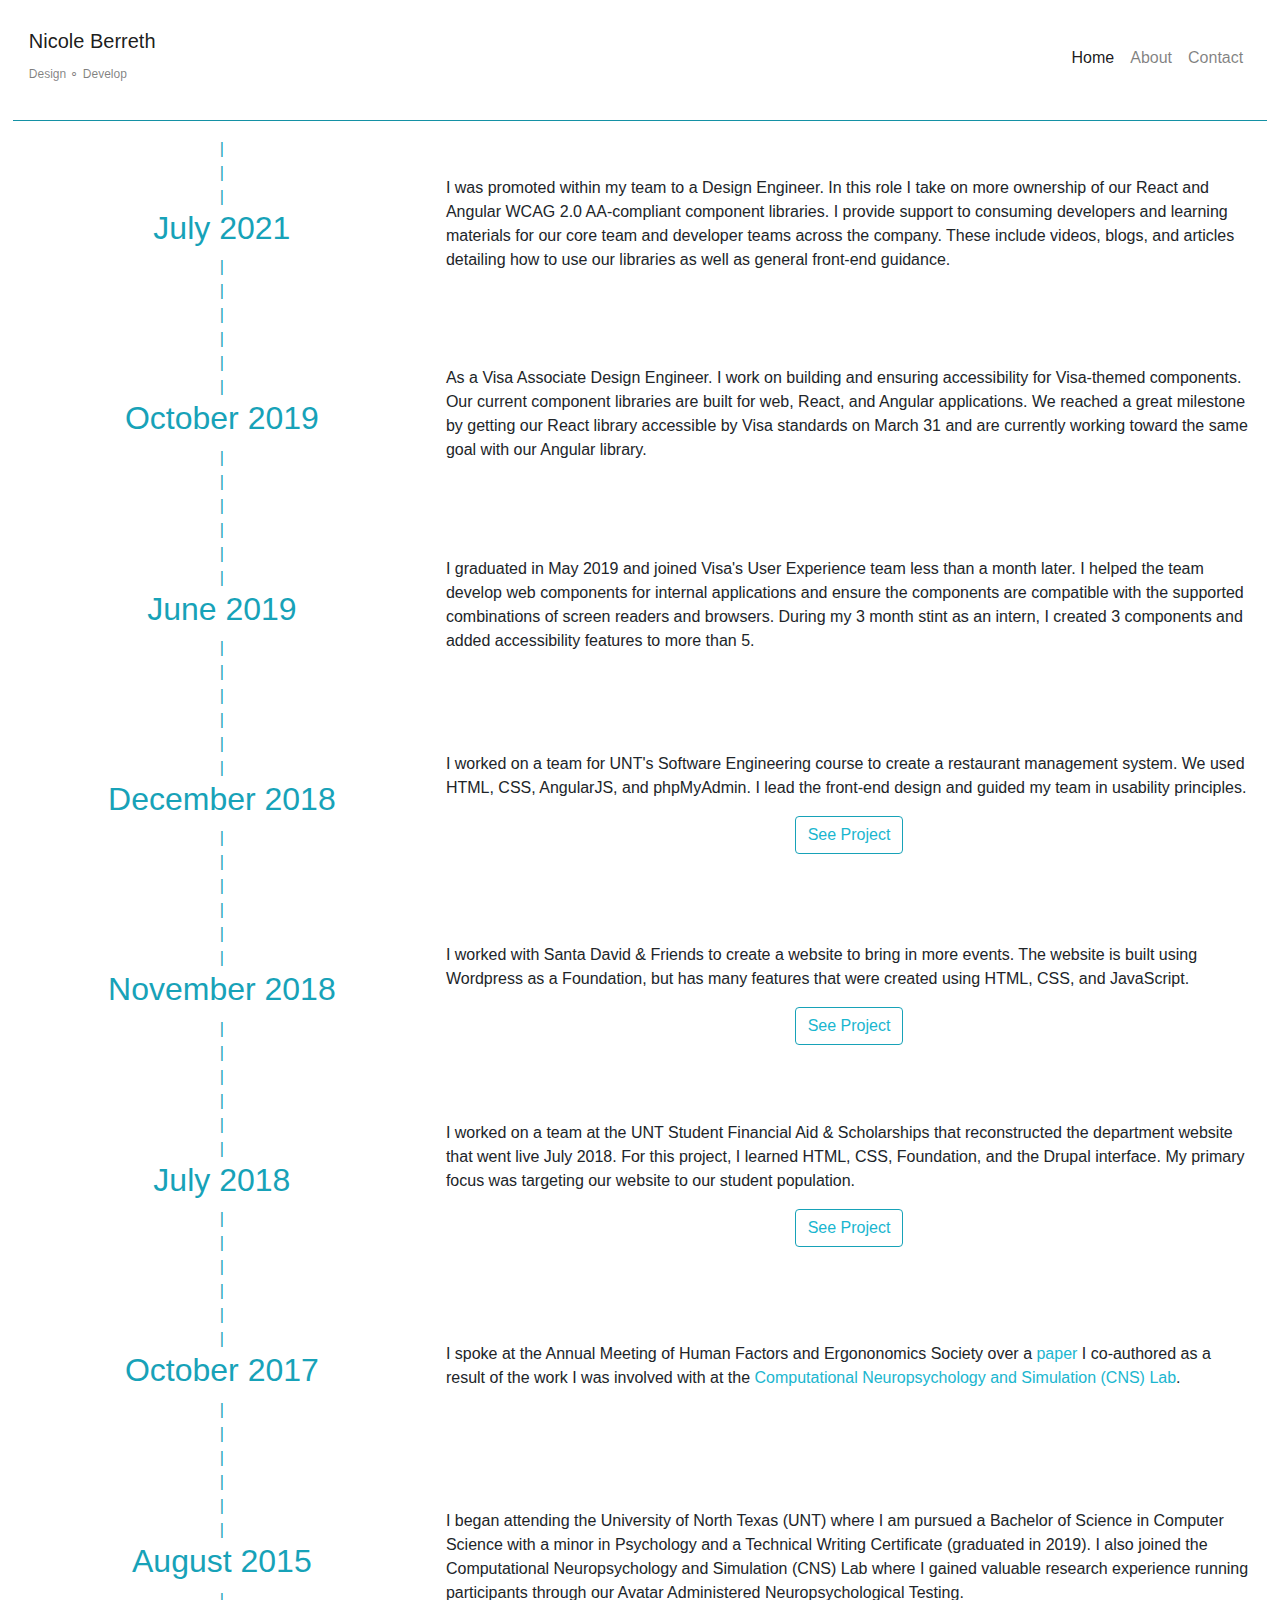
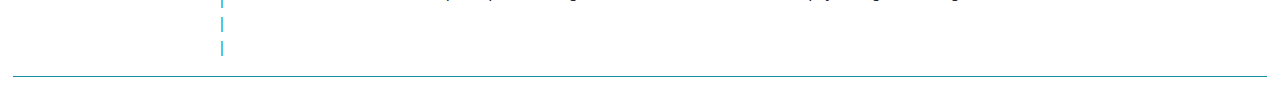
<file: index.html>
<!DOCTYPE html>
<html lang="en">
  <head>
    <meta charset="utf-8">
    <meta name="viewport" content="width=device-width, initial-scale=1">
    <!-- The above 3 meta tags *must* come first in the head; any other head content must come *after* these tags -->
    <title>Nicole Berreth</title>
    <link rel="shortcut icon" type="image/x-icon" href="/favicon.ico">
    <!-- Custom and Bootstrap Core CSS -->
    <link href="css/bootstrap.min.css" rel="stylesheet">
    <link href="css/bootstrap-grid.min.css" rel="">
    <link href="css/custom.css" rel="stylesheet">
    <link rel="icon" type="image/png" href="media/favicon.png"/>
  </head>
  <body>
    <!-- NAVIGATION MENU -->
      <nav class="navbar sticky-top navbar-expand-lg navbar-light" style="background-color: #fff;">
        <a class="navbar-brand" href="#">Nicole Berreth<br><span class="navbar-text tag-line">Design &#9900; Develop</span></a>
        <button class="navbar-toggler" type="button" data-toggle="collapse" data-target="#navbarNavAltMarkup" aria-controls="navbarNavAltMarkup" aria-expanded="false" aria-label="Toggle navigation">
          <span class="navbar-toggler-icon"></span>
        </button>
        <div class="collapse navbar-collapse" id="navbarNavAltMarkup">
          <div class="navbar-nav ml-auto">
            <a class="nav-item nav-link active" href="">Home <span class="sr-only">(current)</span></a>
            <a class="nav-item nav-link" href="about.html">About</a>
            <a class="nav-item nav-link" href="contact.html">Contact</a>
          </div>
        </div>
      </nav>
    <hr style="background-color: #17a2b8;">
    <div class="container-fluid main">
      <div class="row align-items-center">
        <div class="col-sm-4">
          <center style="color: #17a2b8">
            |<br>|<br>|
            <h2>July 2021</h2>
            |<br>|<br>|</br>
          </center>
        </div>
        <div class="col-sm-8">
          <p>I was promoted within my team to a Design Engineer. 
            In this role I take on more ownership of our React and Angular WCAG 2.0 AA-compliant component libraries.
            I provide support to consuming developers and learning materials for our core team
            and developer teams across the company. These include videos, blogs, and articles detailing how to use 
            our libraries as well as general front-end guidance.</p>
        </div>
    </div>
      <div class="row align-items-center">
          <div class="col-sm-4">
            <center style="color: #17a2b8">
              |<br>|<br>|
              <h2>October 2019</h2>
              |<br>|<br>|</br>
            </center>
          </div>
          <div class="col-sm-8">
            <p>As a Visa Associate Design Engineer. I work on building and ensuring accessibility for Visa-themed components. Our current component libraries are built for web, React, and Angular applications. We reached a great milestone by getting our React library accessible by Visa standards on March 31 and are currently working toward the same goal with our Angular library.</p>
          </div>
      </div>
      <div class="row align-items-center">
          <div class="col-sm-4">
            <center style="color: #17a2b8">
              |<br>|<br>|
              <h2>June 2019</h2>
              |<br>|<br>|</br>
            </center>
          </div>
          <div class="col-sm-8">
            <p>I graduated in May 2019 and joined Visa's User Experience team less than a month later. I helped the team develop web components for internal applications and ensure the components are compatible with the supported combinations of screen readers and browsers. During my 3 month stint as an intern, I created 3 components and added accessibility features to more than 5.</p>
          </div>
      </div>
      <div class="row align-items-center">
          <div class="col-sm-4">
            <center style="color: #17a2b8">
              |<br>|<br>|
              <h2>December 2018</h2>
              |<br>|<br>|</br>
            </center>
          </div>
          <div class="col-sm-8">
            <p>I worked on a team for UNT's Software Engineering course to create a restaurant management system. We used HTML, CSS, AngularJS, and phpMyAdmin. I lead the front-end design and guided my team in usability principles.</p>
            <center><a class="btn btn-more" href="SpaghettiEmpire.html">See Project</a></center>
          </div>
      </div>
      <div class="row align-items-center">
          <div class="col-sm-4">
            <center style="color: #17a2b8">
              |<br>|<br>|
              <h2>November 2018</h2>
              |<br>|<br>|</br>
            </center>
          </div>
          <div class="col-sm-8">
            <p>I worked with Santa David & Friends to create a website to bring in more events. The website is built using Wordpress as a Foundation, but has many features that were created using HTML, CSS, and JavaScript.</p>
            <center><a class="btn btn-more" href="santaoftexas.html">See Project</a></center>
          </div>
      </div>
      <div class="row align-items-center">
          <div class="col-sm-4">
            <center style="color: #17a2b8">
              |<br>|<br>|
              <h2>July 2018</h2>
              |<br>|<br>|</br>
            </center>
          </div>
          <div class="col-sm-8">
            <p>I worked on a team at the UNT Student Financial Aid & Scholarships that reconstructed the department website that went live July 2018. For this project, I learned HTML, CSS, Foundation, and the Drupal interface. My primary focus was targeting our website to our student population.</p>
            <center><a class="btn btn-more" href="SFASWebsite.html">See Project</a></center>
          </div>
      </div>
      <div class="row align-items-center">
          <div class="col-sm-4">
            <center style="color: #17a2b8">
              |<br>|<br>|
              <h2>October 2017</h2>
              |<br>|<br>|</br>
            </center>
          </div>
          <div class="col-sm-8">
            <p>I spoke at the Annual Meeting of Human Factors and Ergononomics Society over a <a href="http://journals.sagepub.com/doi/abs/10.1177/1541931213601990" target="_blank">paper</a> I co-authored as a result of the work I was involved with at the <a href="https://cns.unt.edu/" target="_blank">Computational Neuropsychology and Simulation (CNS) Lab</a>.</p>
          </div>
      </div>
      <div class="row  align-items-center">
          <div class="col-sm-4">
            <center style="color: #17a2b8">
              |<br>|<br>|
              <h2> August 2015</h2>
              |<br>|<br>|<br>
            </center>
          </div>
          <div class="col-sm-8">
            <p class=" align-middle">I began attending the University of North Texas (UNT) where I am pursued a Bachelor of Science in Computer Science with a minor in Psychology and a Technical Writing Certificate (graduated in 2019). I also joined the Computational Neuropsychology and Simulation (CNS) Lab where I gained valuable research experience running participants through our Avatar Administered Neuropsychological Testing.</p>
          </div>
      </div>
    </div>
    <hr style="background-color: #17a2b8;">
    <!-- bootstrap JS needed files -->
    <script src="https://code.jquery.com/jquery-3.3.1.slim.min.js" integrity="sha384-q8i/X+965DzO0rT7abK41JStQIAqVgRVzpbzo5smXKp4YfRvH+8abtTE1Pi6jizo" crossorigin="anonymous"></script>
    <script src="https://cdnjs.cloudflare.com/ajax/libs/popper.js/1.14.3/umd/popper.min.js" integrity="sha384-ZMP7rVo3mIykV+2+9J3UJ46jBk0WLaUAdn689aCwoqbBJiSnjAK/l8WvCWPIPm49" crossorigin="anonymous"></script>
    <script src="https://stackpath.bootstrapcdn.com/bootstrap/4.1.3/js/bootstrap.min.js" integrity="sha384-ChfqqxuZUCnJSK3+MXmPNIyE6ZbWh2IMqE241rYiqJxyMiZ6OW/JmZQ5stwEULTy" crossorigin="anonymous"></script>
  </body>
</html>
</file>
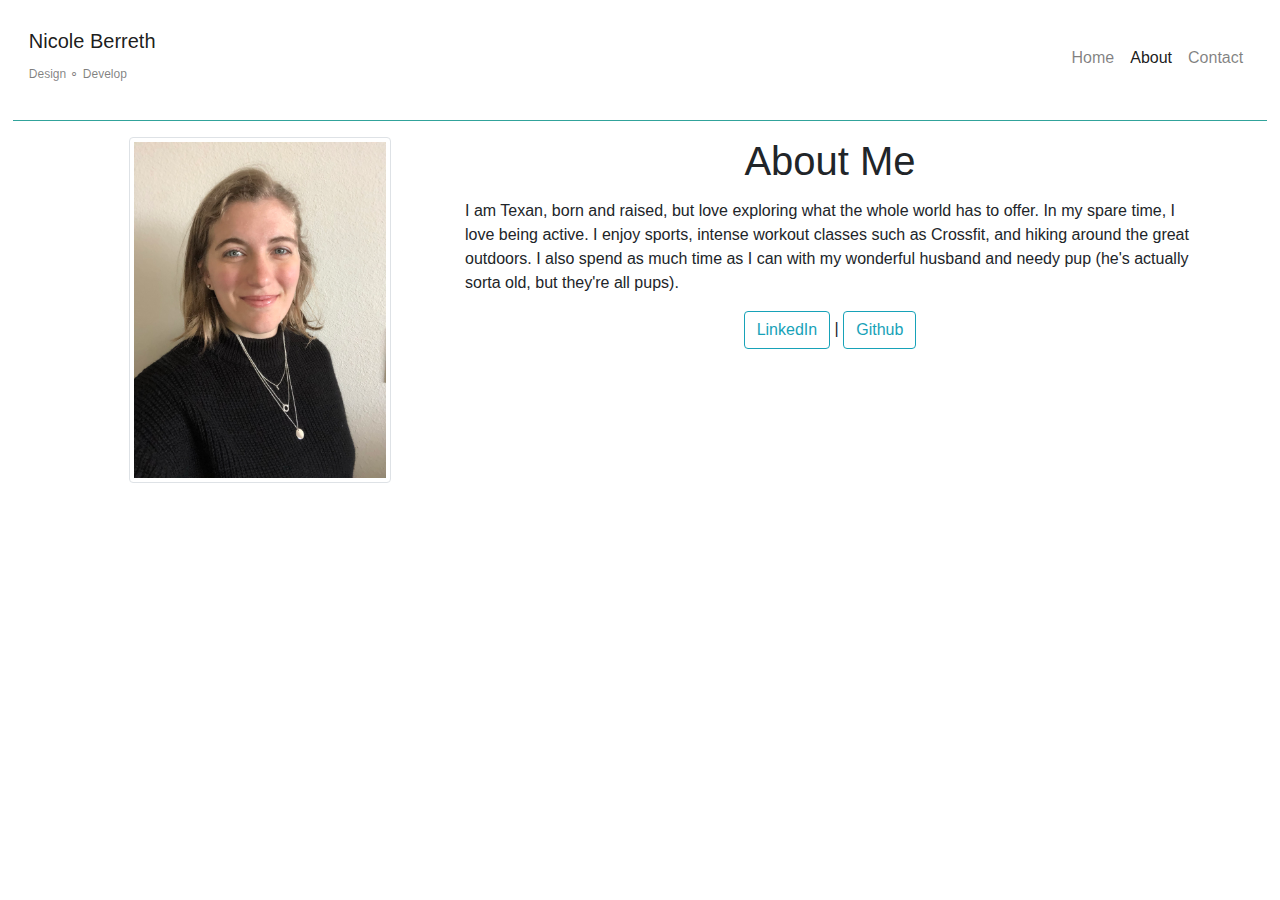
<file: about.html>
<!DOCTYPE html>
<html lang="en">
  <head>
    <meta charset="utf-8">
    <meta name="viewport" content="width=device-width, initial-scale=1">
    <!-- The above 3 meta tags *must* come first in the head; any other head content must come *after* these tags -->
    <title>About Me</title>
    <link rel="shortcut icon" type="image/x-icon" href="/favicon.ico">
    <!-- Bootstrap Core CSS -->
    <link href="css/bootstrap.min.css" rel="stylesheet">
    <link href="css/bootstrap-grid.min.css" rel="">
    <link href="css/custom.css" rel="stylesheet">
    <!-- font awesome -->
    <link rel="stylesheet" href="https://use.fontawesome.com/releases/v5.4.1/css/all.css" integrity="sha384-5sAR7xN1Nv6T6+dT2mhtzEpVJvfS3NScPQTrOxhwjIuvcA67KV2R5Jz6kr4abQsz" crossorigin="anonymous">
  </head>
  <body>
    <!-- NAVIGATION MENU -->
      <nav class="navbar sticky-top navbar-expand-lg navbar-light" style="background-color: #fff;">
        <a class="navbar-brand" href="#">Nicole Berreth<br><span class="navbar-text tag-line">Design &#9900; Develop</span></a>
        <button class="navbar-toggler" type="button" data-toggle="collapse" data-target="#navbarNavAltMarkup" aria-controls="navbarNavAltMarkup" aria-expanded="false" aria-label="Toggle navigation">
          <span class="navbar-toggler-icon"></span>
        </button>
        <div class="collapse navbar-collapse" id="navbarNavAltMarkup">
          <div class="navbar-nav ml-auto">
            <a class="nav-item nav-link" href="index.html">Home <span class="sr-only">(current)</span></a>
            <a class="nav-item nav-link active" href="#">About</a>
            <a class="nav-item nav-link" href="contact.html">Contact</a>
          </div>
        </div>
      </nav>
      <hr style="background-color: #37B6AD;">
      <!-- CONTENT -->
      <div class="main">
        <div class="container">
            <div class="row">
                <div class="col-md-4 text-center">
                  <img src="media/Headshot.jpeg" alt="picture of Nicole Berreth" class="img-thumbnail">
                </div>
                <div class="col-md-8">
                    <h1>About Me</h1>
                    <p>I am Texan, born and raised, but love exploring what the whole world has to offer.
                      In my spare time, I love being active. I enjoy sports, intense workout classes such as Crossfit,
                      and hiking around the great outdoors. I also spend as much time as I can with my wonderful husband
                      and needy pup (he's actually sorta old, but they're all pups).
                    </p>
                    <center><a href="https://www.linkedin.com/in/nicole-berreth/" class="btn btn-outline-info" aria-tag="Connect on LinkedIn"><i class="fab fa-linkedin"></i> LinkedIn</a> | <a href="https://github.com/NicoleRus?tab=repositories" class="btn btn-outline-info" aria-tag="view my Github"><i class="fab fa-github"></i> Github</a></center>
                </div>
            </div>
        </div>
      </div>

      <!-- bootstrap JS needed files -->
      <script src="https://code.jquery.com/jquery-3.3.1.slim.min.js" integrity="sha384-q8i/X+965DzO0rT7abK41JStQIAqVgRVzpbzo5smXKp4YfRvH+8abtTE1Pi6jizo" crossorigin="anonymous"></script>
      <script src="https://cdnjs.cloudflare.com/ajax/libs/popper.js/1.14.3/umd/popper.min.js" integrity="sha384-ZMP7rVo3mIykV+2+9J3UJ46jBk0WLaUAdn689aCwoqbBJiSnjAK/l8WvCWPIPm49" crossorigin="anonymous"></script>
      <script src="https://stackpath.bootstrapcdn.com/bootstrap/4.1.3/js/bootstrap.min.js" integrity="sha384-ChfqqxuZUCnJSK3+MXmPNIyE6ZbWh2IMqE241rYiqJxyMiZ6OW/JmZQ5stwEULTy" crossorigin="anonymous"></script>
    </body>
  </html>
</file>
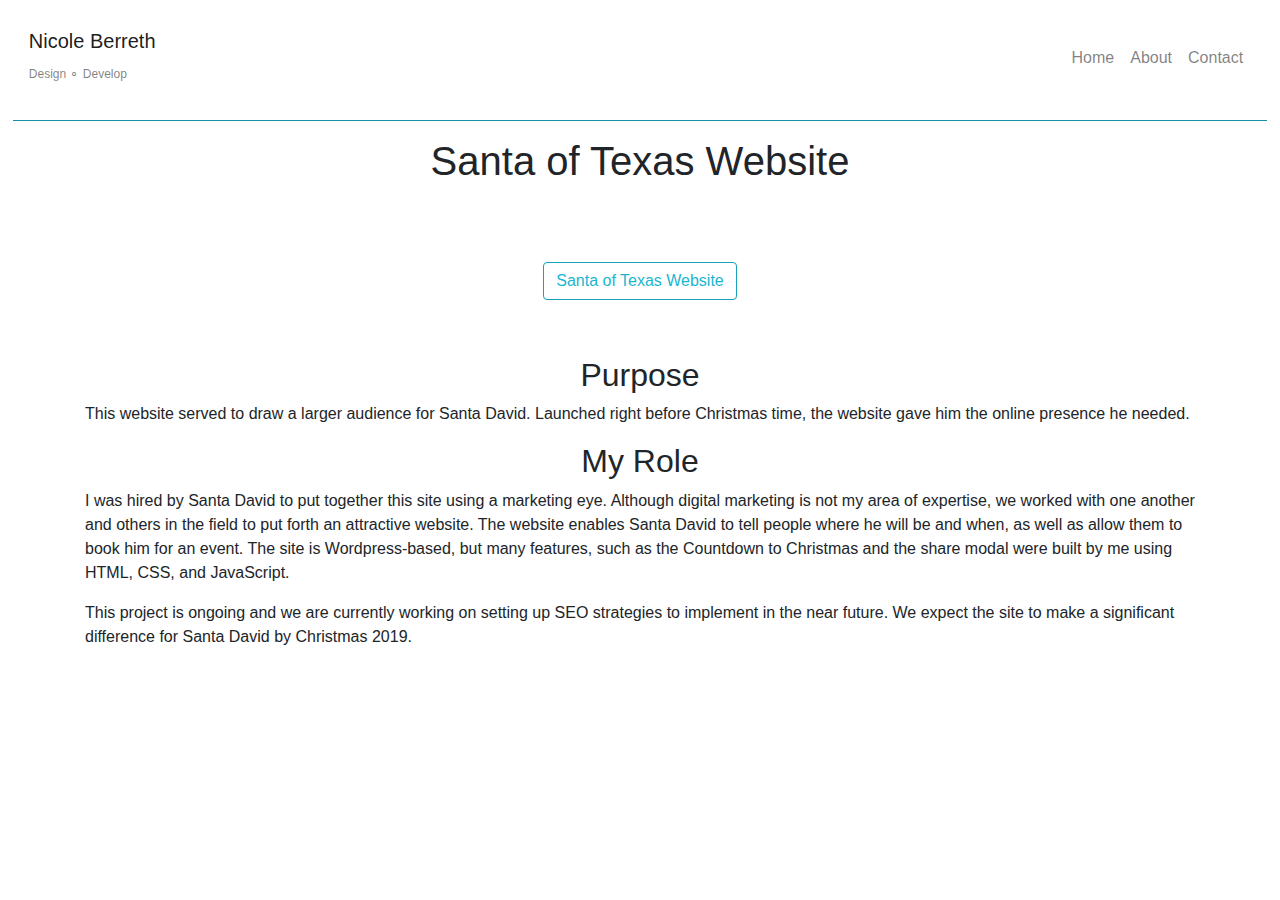
<file: santaoftexas.html>
<!DOCTYPE html>
<html lang="en">
  <head>
    <meta charset="utf-8">
    <meta name="viewport" content="width=device-width, initial-scale=1">
    <!-- The above 3 meta tags *must* come first in the head; any other head content must come *after* these tags -->
    <title>Nicole Berreth</title>
    <link rel="shortcut icon" type="image/x-icon" href="/favicon.ico">
    <!-- Custom and Bootstrap Core CSS -->
    <link href="css/bootstrap.min.css" rel="stylesheet">
    <link href="css/bootstrap-grid.min.css" rel="">
    <link href="css/custom.css" type="text/css" rel="stylesheet">
  </head>
  <body>
    <!-- NAVIGATION MENU -->
      <nav class="navbar sticky-top navbar-expand-lg navbar-light" style="background-color: #fff;">
        <a class="navbar-brand" href="#">Nicole Berreth<br><span class="navbar-text tag-line">Design &#9900; Develop</span></a>
        <button class="navbar-toggler" type="button" data-toggle="collapse" data-target="#navbarNavAltMarkup" aria-controls="navbarNavAltMarkup" aria-expanded="false" aria-label="Toggle navigation">
          <span class="navbar-toggler-icon"></span>
        </button>
        <div class="collapse navbar-collapse" id="navbarNavAltMarkup">
          <div class="navbar-nav ml-auto">
            <a class="nav-item nav-link" href="index.html">Home</a>
            <a class="nav-item nav-link" href="about.html">About</a>
            <a class="nav-item nav-link" href="contact.html">Contact</a>
          </div>
        </div>
      </nav>
    <hr style="background-color: #17a2b8;">
    <div class="container main">
    <h1>Santa of Texas Website</h1>
          <center><a class="btn project" href="https://santaoftexas.com" >Santa of Texas Website</a></center>
          <h2>Purpose</h2>
          <p>This website served to draw a larger audience for Santa David. Launched right before Christmas time, the website gave him the online presence he needed.</p>
          <h2>My Role</h2>
          <p>I was hired by Santa David to put together this site using a marketing eye. Although digital marketing is not my area of expertise, we worked with one another and others in the field to put forth an attractive website. The website enables Santa David to tell people where he will be and when, as well as allow them to book him for an event. The site is Wordpress-based, but many features, such as the Countdown to Christmas and the share modal were built by me using HTML, CSS, and JavaScript.</p>
          <p>This project is ongoing and we are currently working on setting up SEO strategies to implement in the near future. We expect the site to make a significant difference for Santa David by Christmas 2019.</p>
    </div>
    <!-- bootstrap JS needed files -->
    <script src="https://code.jquery.com/jquery-3.3.1.slim.min.js" integrity="sha384-q8i/X+965DzO0rT7abK41JStQIAqVgRVzpbzo5smXKp4YfRvH+8abtTE1Pi6jizo" crossorigin="anonymous"></script>
    <script src="https://cdnjs.cloudflare.com/ajax/libs/popper.js/1.14.3/umd/popper.min.js" integrity="sha384-ZMP7rVo3mIykV+2+9J3UJ46jBk0WLaUAdn689aCwoqbBJiSnjAK/l8WvCWPIPm49" crossorigin="anonymous"></script>
    <script src="https://stackpath.bootstrapcdn.com/bootstrap/4.1.3/js/bootstrap.min.js" integrity="sha384-ChfqqxuZUCnJSK3+MXmPNIyE6ZbWh2IMqE241rYiqJxyMiZ6OW/JmZQ5stwEULTy" crossorigin="anonymous"></script>
  </body>
</html>
</file>
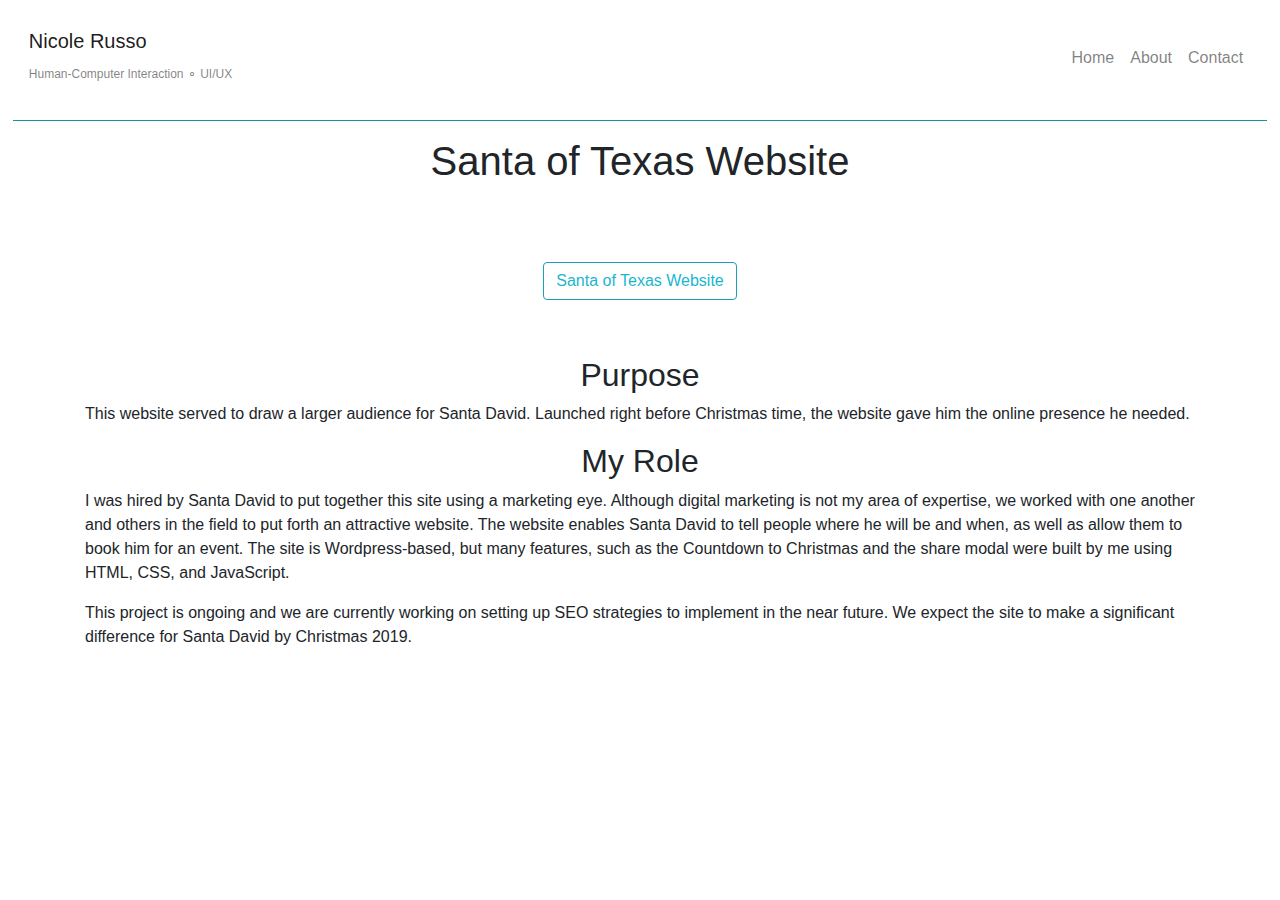
<file: santaoftx.html>
<!DOCTYPE html>
<html lang="en">
  <head>
    <meta charset="utf-8">
    <meta name="viewport" content="width=device-width, initial-scale=1">
    <!-- The above 3 meta tags *must* come first in the head; any other head content must come *after* these tags -->
    <title>Nicole Russo</title>
    <!-- Custom and Bootstrap Core CSS -->
    <link href="css/bootstrap.min.css" rel="stylesheet">
    <link href="css/bootstrap-grid.min.css" rel="">
    <link href="css/custom.css" type="text/css" rel="stylesheet">
  </head>
  <body>
    <!-- NAVIGATION MENU -->
      <nav class="navbar sticky-top navbar-expand-lg navbar-light" style="background-color: #fff;">
        <a class="navbar-brand" href="#">Nicole Russo<br><span class="navbar-text tag-line">Human-Computer Interaction &#9900; UI/UX</span></a>
        <button class="navbar-toggler" type="button" data-toggle="collapse" data-target="#navbarNavAltMarkup" aria-controls="navbarNavAltMarkup" aria-expanded="false" aria-label="Toggle navigation">
          <span class="navbar-toggler-icon"></span>
        </button>
        <div class="collapse navbar-collapse" id="navbarNavAltMarkup">
          <div class="navbar-nav ml-auto">
            <a class="nav-item nav-link" href="index.html">Home</a>
            <a class="nav-item nav-link" href="about.html">About</a>
            <a class="nav-item nav-link" href="contact.html">Contact</a>
          </div>
        </div>
      </nav>
    <hr style="background-color: #17a2b8;">
    <div class="container main">
    <h1>Santa of Texas Website</h1>
          <center><a class="btn project" href="https://santaoftexas.com" >Santa of Texas Website</a></center>
          <h2>Purpose</h2>
          <p>This website served to draw a larger audience for Santa David. Launched right before Christmas time, the website gave him the online presence he needed.</p>
          <h2>My Role</h2>
          <p>I was hired by Santa David to put together this site using a marketing eye. Although digital marketing is not my area of expertise, we worked with one another and others in the field to put forth an attractive website. The website enables Santa David to tell people where he will be and when, as well as allow them to book him for an event. The site is Wordpress-based, but many features, such as the Countdown to Christmas and the share modal were built by me using HTML, CSS, and JavaScript.</p>
          <p>This project is ongoing and we are currently working on setting up SEO strategies to implement in the near future. We expect the site to make a significant difference for Santa David by Christmas 2019.</p>
    </div>
    <!-- bootstrap JS needed files -->
    <script src="https://code.jquery.com/jquery-3.3.1.slim.min.js" integrity="sha384-q8i/X+965DzO0rT7abK41JStQIAqVgRVzpbzo5smXKp4YfRvH+8abtTE1Pi6jizo" crossorigin="anonymous"></script>
    <script src="https://cdnjs.cloudflare.com/ajax/libs/popper.js/1.14.3/umd/popper.min.js" integrity="sha384-ZMP7rVo3mIykV+2+9J3UJ46jBk0WLaUAdn689aCwoqbBJiSnjAK/l8WvCWPIPm49" crossorigin="anonymous"></script>
    <script src="https://stackpath.bootstrapcdn.com/bootstrap/4.1.3/js/bootstrap.min.js" integrity="sha384-ChfqqxuZUCnJSK3+MXmPNIyE6ZbWh2IMqE241rYiqJxyMiZ6OW/JmZQ5stwEULTy" crossorigin="anonymous"></script>
  </body>
</html>
</file>
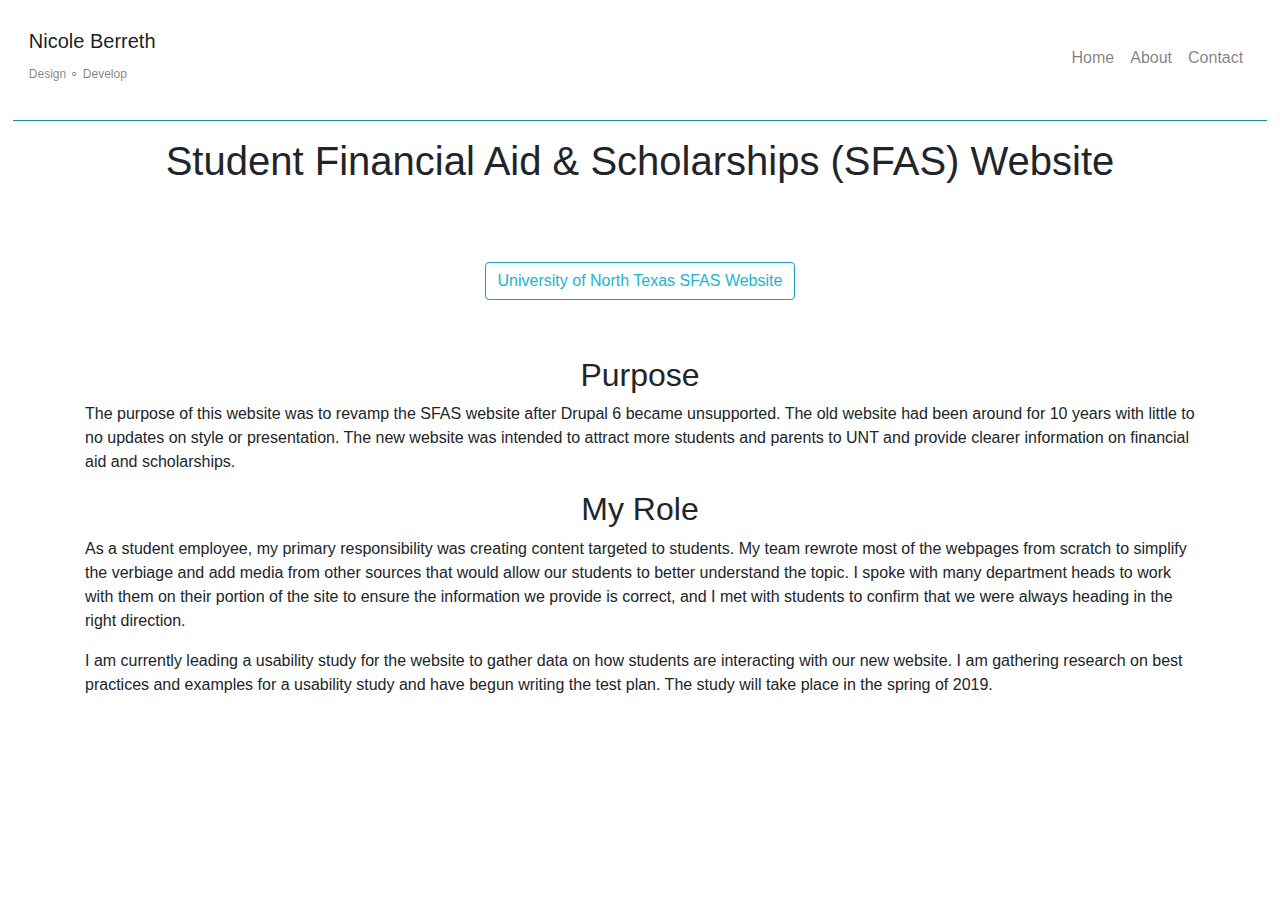
<file: SFASWebsite.html>
<!DOCTYPE html>
<html lang="en">
  <head>
    <meta charset="utf-8">
    <meta name="viewport" content="width=device-width, initial-scale=1">
    <!-- The above 3 meta tags *must* come first in the head; any other head content must come *after* these tags -->
    <title>Nicole Berreth</title>
    <link rel="shortcut icon" type="image/x-icon" href="/favicon.ico">
    <!-- Custom and Bootstrap Core CSS -->
    <link href="css/bootstrap.min.css" rel="stylesheet">
    <link href="css/bootstrap-grid.min.css" rel="">
    <link href="css/custom.css" type="text/css" rel="stylesheet">
  </head>
  <body>
    <!-- NAVIGATION MENU -->
      <nav class="navbar sticky-top navbar-expand-lg navbar-light" style="background-color: #fff;">
        <a class="navbar-brand" href="#">Nicole Berreth<br><span class="navbar-text tag-line">Design &#9900; Develop</span></a>
        <button class="navbar-toggler" type="button" data-toggle="collapse" data-target="#navbarNavAltMarkup" aria-controls="navbarNavAltMarkup" aria-expanded="false" aria-label="Toggle navigation">
          <span class="navbar-toggler-icon"></span>
        </button>
        <div class="collapse navbar-collapse" id="navbarNavAltMarkup">
          <div class="navbar-nav ml-auto">
            <a class="nav-item nav-link" href="index.html">Home</a>
            <a class="nav-item nav-link" href="about.html">About</a>
            <a class="nav-item nav-link" href="contact.html">Contact</a>
          </div>
        </div>
      </nav>
    <hr style="background-color: #17a2b8;">
    <div class="container main">
      <h1>Student Financial Aid & Scholarships (SFAS) Website</h1>
          <center><a class="btn project" href="https://financialaid.unt.edu" >University of North Texas SFAS Website</a></center>
          <h2>Purpose</h2>
          <p>The purpose of this website was to revamp the SFAS website after Drupal 6 became unsupported. The old website had been around for 10 years with little to no updates on style or presentation. The new website was intended to attract more students and parents to UNT and provide clearer information on financial aid and scholarships.</p>
          <h2>My Role</h2>
          <p>As a student employee, my primary responsibility was creating content targeted to students. My team rewrote most of the webpages from scratch to simplify the verbiage and add media from other sources that would allow our students to better understand the topic. I spoke with many department heads to work with them on their portion of the site to ensure the information we provide is correct, and I met with students to confirm that we were always heading in the right direction.</p>
          <p>I am currently leading a usability study for the website to gather data on how students are interacting with our new website. I am gathering research on best practices and examples for a usability study and have begun writing the test plan. The study will take place in the spring of 2019.</p>
      </div>
    <!-- bootstrap JS needed files -->
    <script src="https://code.jquery.com/jquery-3.3.1.slim.min.js" integrity="sha384-q8i/X+965DzO0rT7abK41JStQIAqVgRVzpbzo5smXKp4YfRvH+8abtTE1Pi6jizo" crossorigin="anonymous"></script>
    <script src="https://cdnjs.cloudflare.com/ajax/libs/popper.js/1.14.3/umd/popper.min.js" integrity="sha384-ZMP7rVo3mIykV+2+9J3UJ46jBk0WLaUAdn689aCwoqbBJiSnjAK/l8WvCWPIPm49" crossorigin="anonymous"></script>
    <script src="https://stackpath.bootstrapcdn.com/bootstrap/4.1.3/js/bootstrap.min.js" integrity="sha384-ChfqqxuZUCnJSK3+MXmPNIyE6ZbWh2IMqE241rYiqJxyMiZ6OW/JmZQ5stwEULTy" crossorigin="anonymous"></script>
  </body>
</html>
</file>
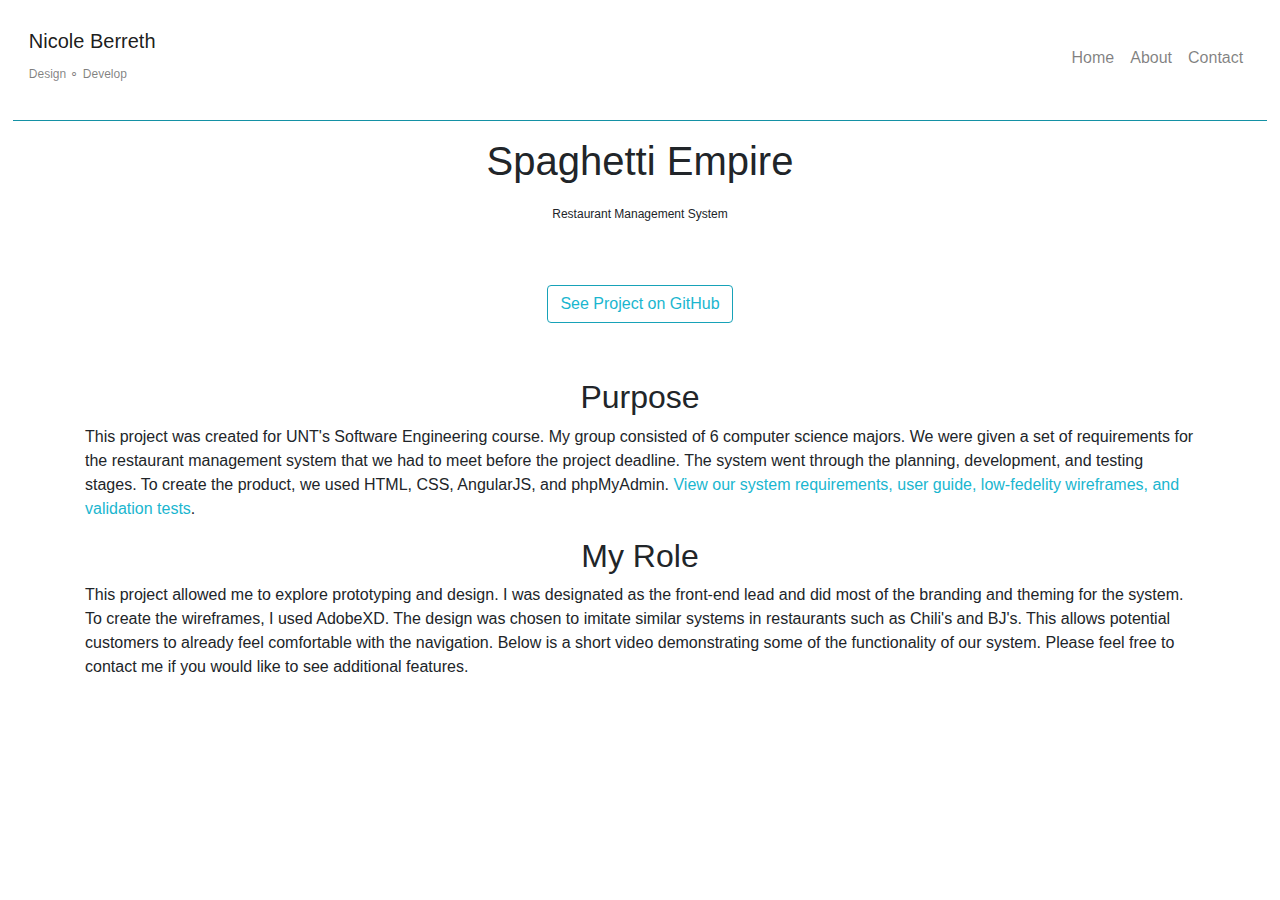
<file: SpaghettiEmpire.html>
<!DOCTYPE html>
<html lang="en">
  <head>
    <meta charset="utf-8">
    <meta name="viewport" content="width=device-width, initial-scale=1">
    <!-- The above 3 meta tags *must* come first in the head; any other head content must come *after* these tags -->
    <title>Nicole Berreth</title>
    <link rel="shortcut icon" type="image/x-icon" href="/favicon.ico">
    <!-- Custom and Bootstrap Core CSS -->
    <link href="css/bootstrap.min.css" rel="stylesheet">
    <link href="css/bootstrap-grid.min.css" rel="">
    <link href="css/custom.css" rel="stylesheet">
  </head>
  <body>
    <!-- NAVIGATION MENU -->
      <nav class="navbar sticky-top navbar-expand-lg navbar-light" style="background-color: #fff;">
        <a class="navbar-brand" href="#">Nicole Berreth<br><span class="navbar-text tag-line">Design &#9900; Develop</span></a>
        <button class="navbar-toggler" type="button" data-toggle="collapse" data-target="#navbarNavAltMarkup" aria-controls="navbarNavAltMarkup" aria-expanded="false" aria-label="Toggle navigation">
          <span class="navbar-toggler-icon"></span>
        </button>
        <div class="collapse navbar-collapse" id="navbarNavAltMarkup">
          <div class="navbar-nav ml-auto">
            <a class="nav-item nav-link" href="index.html">Home</a>
            <a class="nav-item nav-link" href="about.html">About</a>
            <a class="nav-item nav-link" href="contact.html">Contact</a>
          </div>
        </div>
      </nav>
    <hr style="background-color: #17a2b8;">
    <div class="container main">
        <h1>Spaghetti Empire</h1>
        <h2 class="tag-line">Restaurant Management System</h2>
        <center><a class="btn project" href="https://github.com/Aeconomy7/CSCE_4444_GroupProject">See Project on GitHub</a></center>
        <h2>Purpose</h2>
        <p>This project was created for UNT's Software Engineering course. My group consisted of 6 computer science majors. We were given a set of requirements for the restaurant management system that we had to meet before the project deadline. The system went through the planning, development, and testing stages. To create the product, we used HTML, CSS, AngularJS, and phpMyAdmin. <a href="https://drive.google.com/drive/folders/1cGo6vpnUh83Riz2ELRcM53amWRGIn7c6?usp=sharing">View our system requirements, user guide, low-fedelity wireframes, and validation tests</a>.</p>
        <h2>My Role</h2>
        <p>This project allowed me to explore prototyping and design. I was designated as the front-end lead and did most of the branding and theming for the system. To create the wireframes, I used AdobeXD. The design was chosen to imitate similar systems in restaurants such as Chili's and BJ's. This allows potential customers to already feel comfortable with the navigation. Below is a short video demonstrating some of the functionality of our system. Please feel free to contact me if you would like to see additional features.</p>

    </div>
    <!-- bootstrap JS needed files -->
    <script src="https://code.jquery.com/jquery-3.3.1.slim.min.js" integrity="sha384-q8i/X+965DzO0rT7abK41JStQIAqVgRVzpbzo5smXKp4YfRvH+8abtTE1Pi6jizo" crossorigin="anonymous"></script>
    <script src="https://cdnjs.cloudflare.com/ajax/libs/popper.js/1.14.3/umd/popper.min.js" integrity="sha384-ZMP7rVo3mIykV+2+9J3UJ46jBk0WLaUAdn689aCwoqbBJiSnjAK/l8WvCWPIPm49" crossorigin="anonymous"></script>
    <script src="https://stackpath.bootstrapcdn.com/bootstrap/4.1.3/js/bootstrap.min.js" integrity="sha384-ChfqqxuZUCnJSK3+MXmPNIyE6ZbWh2IMqE241rYiqJxyMiZ6OW/JmZQ5stwEULTy" crossorigin="anonymous"></script>
  </body>
</html>
</file>
<file: css/custom.css>
h1 {
  text-align: center;
  margin-bottom: 2%;
}

h2 {
  text-align: center;
}

a {
  color: #1ab6cf;
}

body {
  margin: 1%;
}

  .tag-line {
    font-size: .75rem;
  }
  .vertical-align {
      display: flex;
      align-items: center;
  }
.contact {
  text-align: center;
}

.contact a{
  color:  #17a2b8;
}
img {
  width: 75%;
  height: auto;
}

.btn-more{
  justify-content: center;
  text-align: center;
  border-color: #17a2b8;
}

.project {
  justify-content: center;
  text-align: center;
  border-color: #17a2b8;
  margin: 5%;
}
</file>
